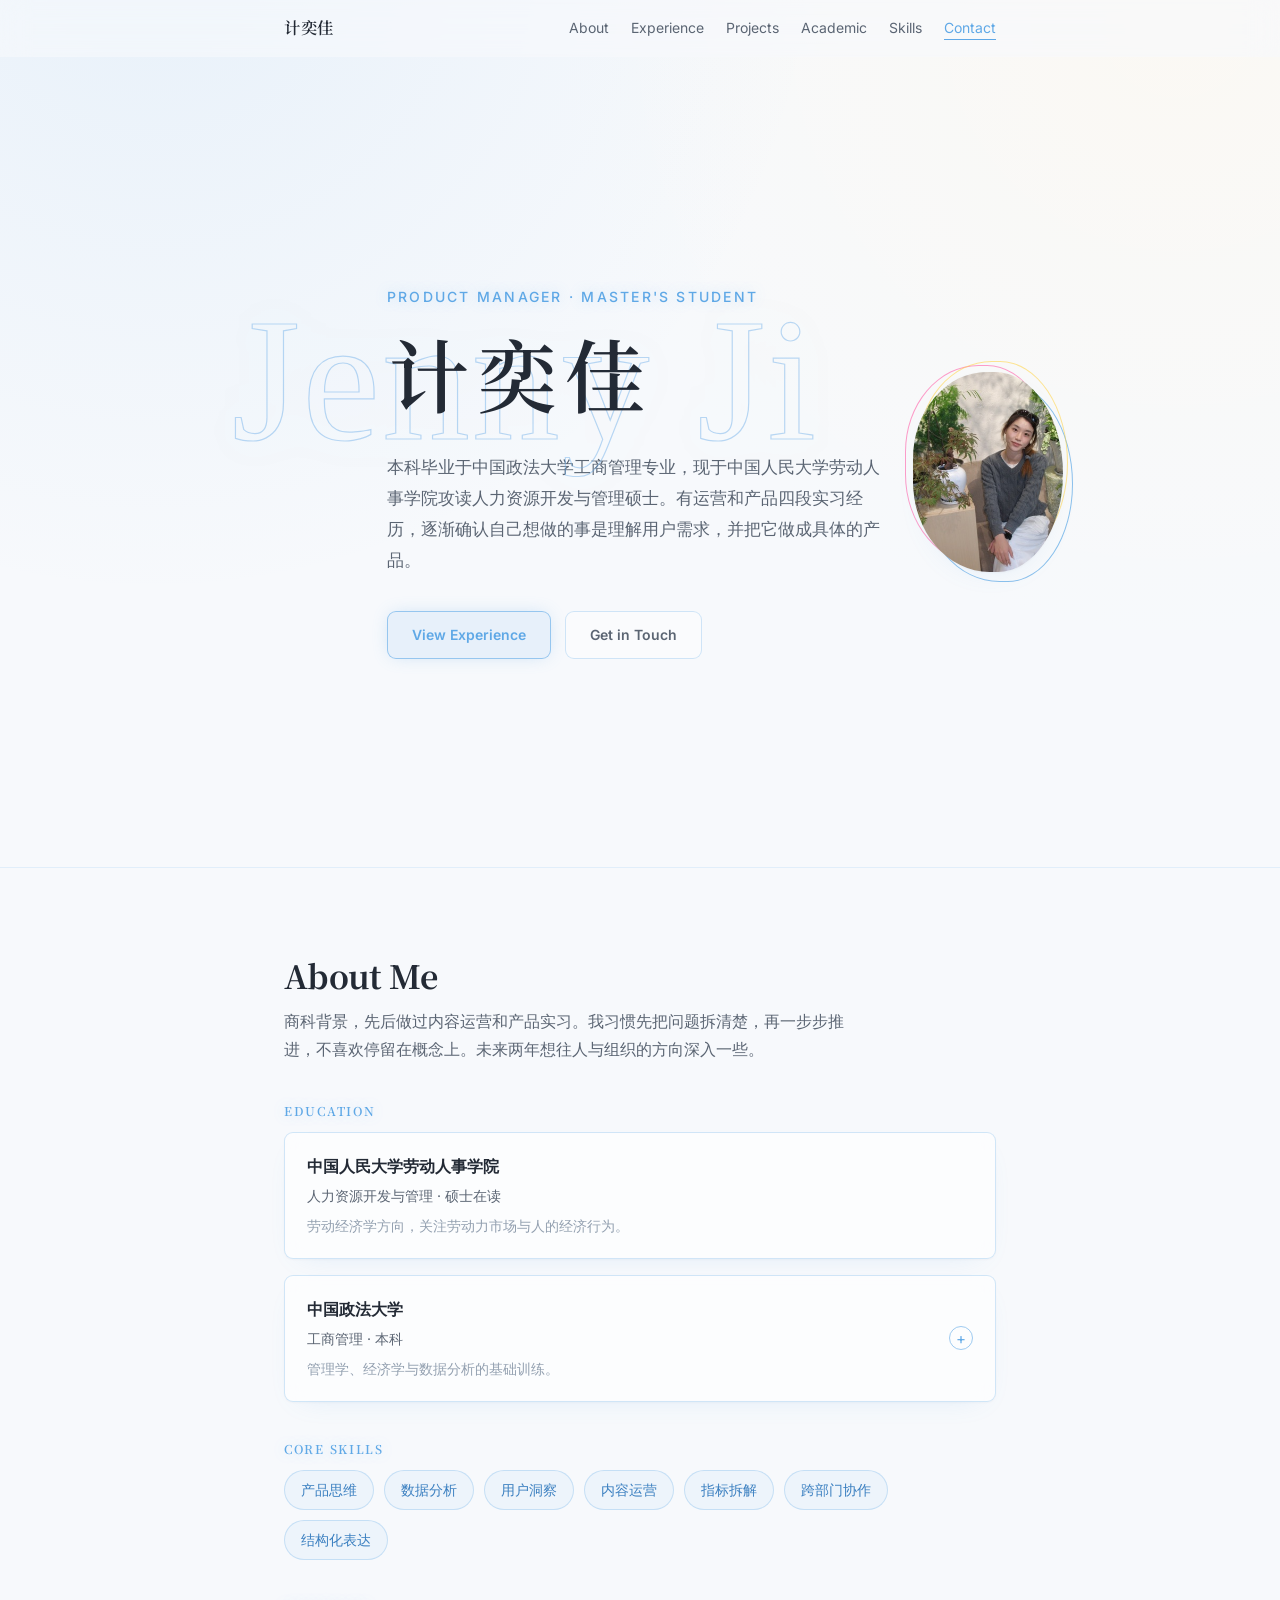
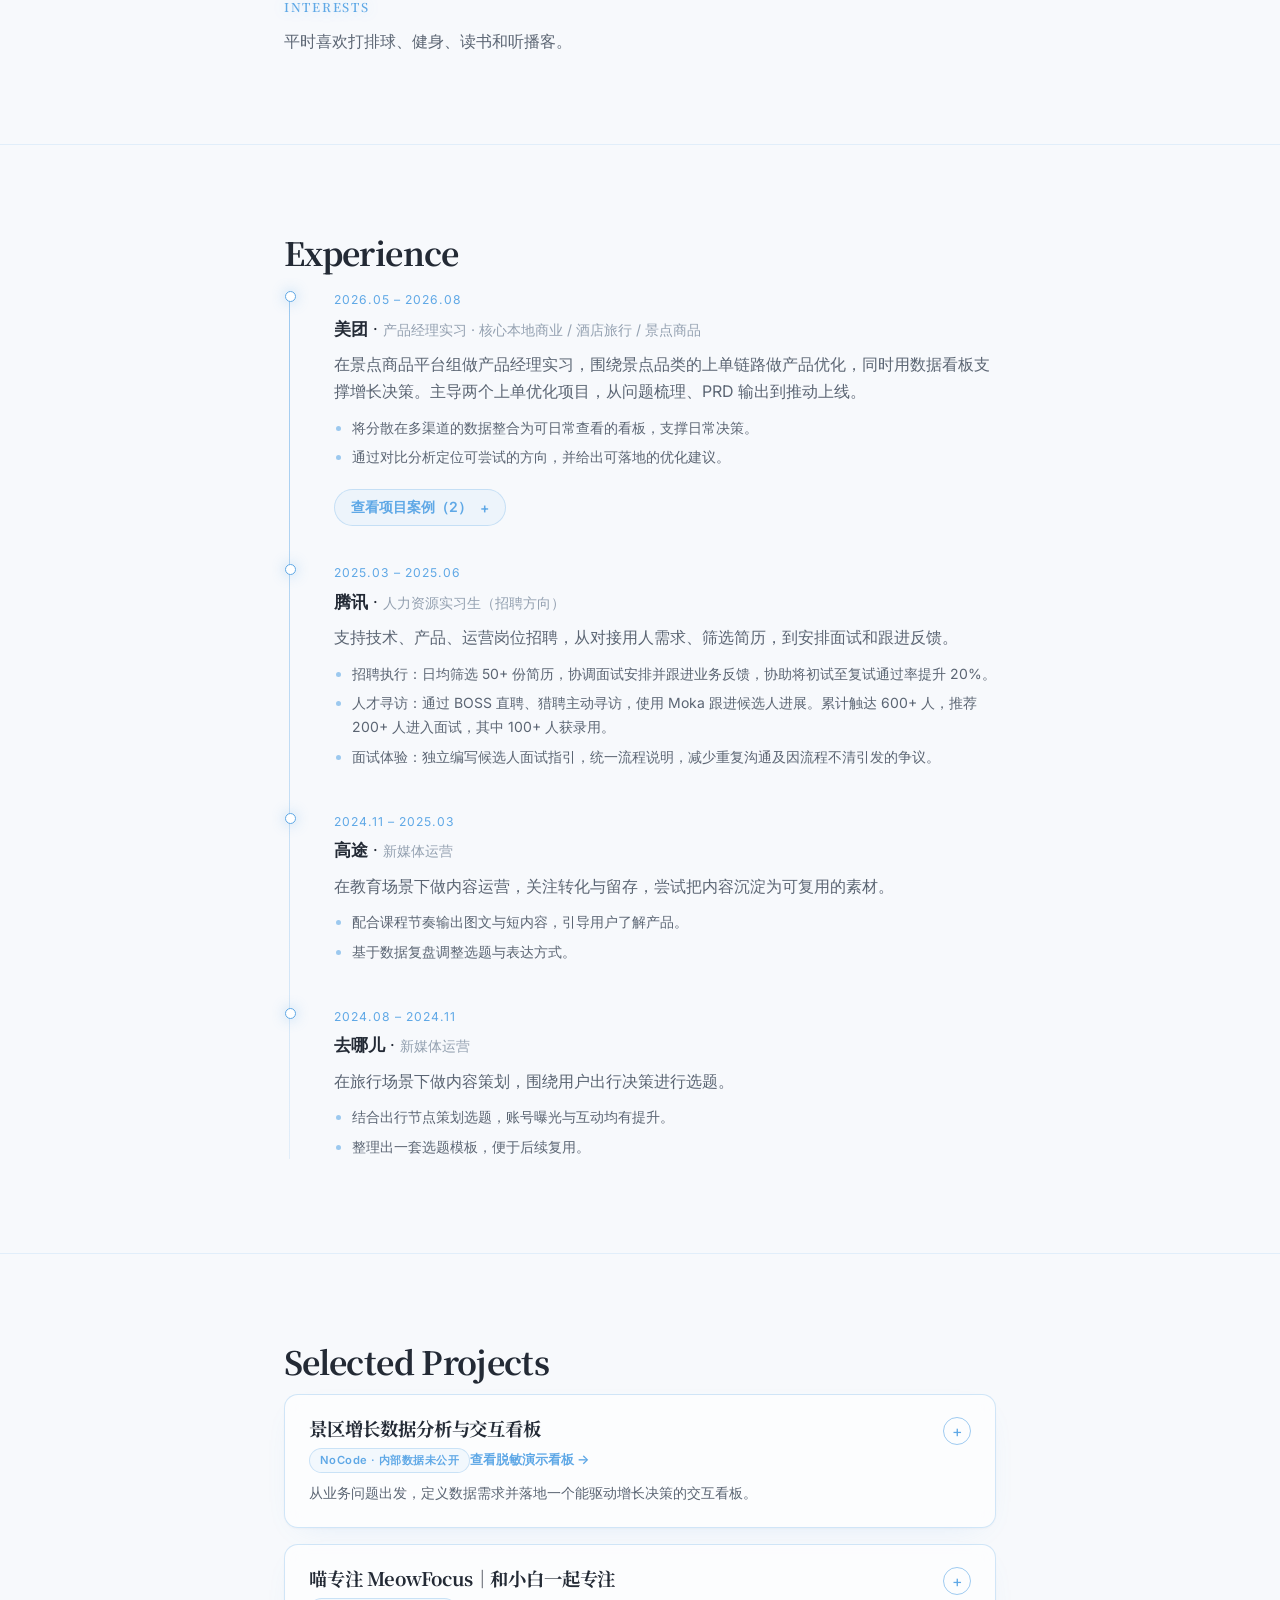
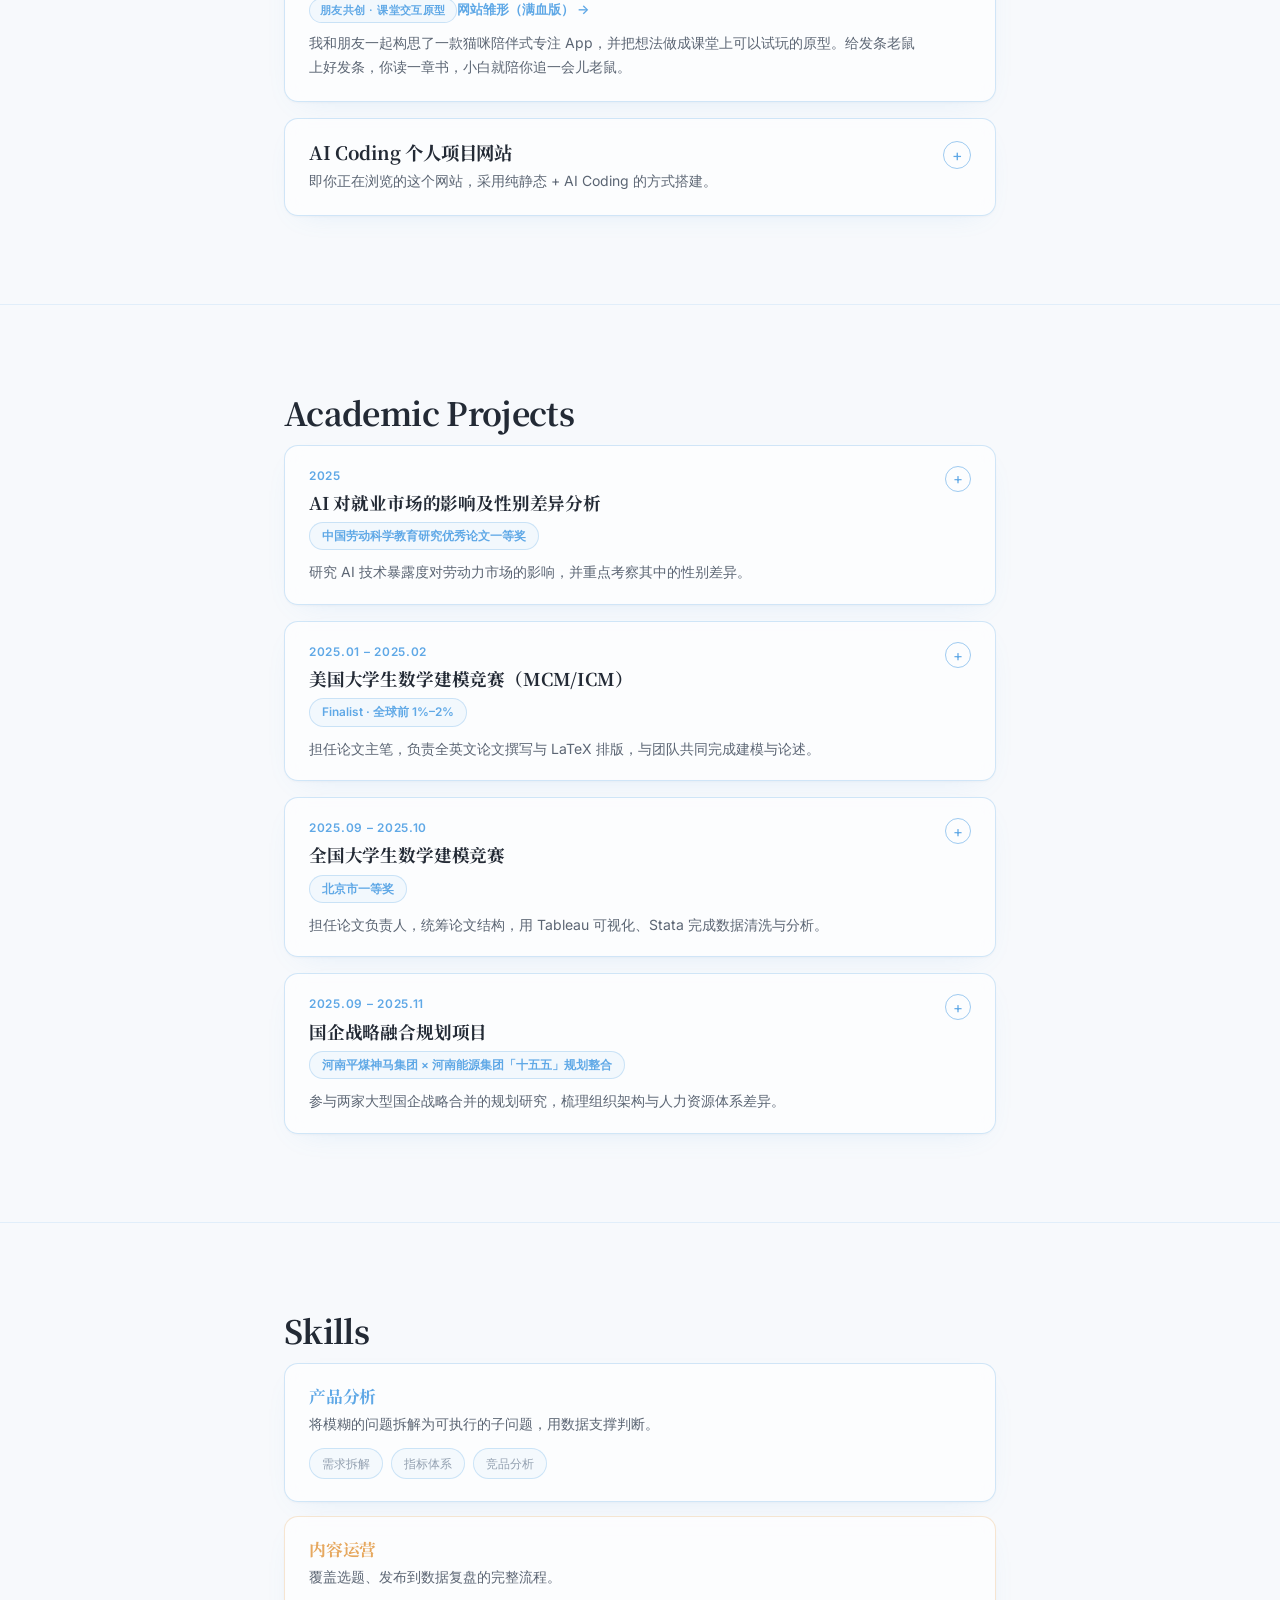
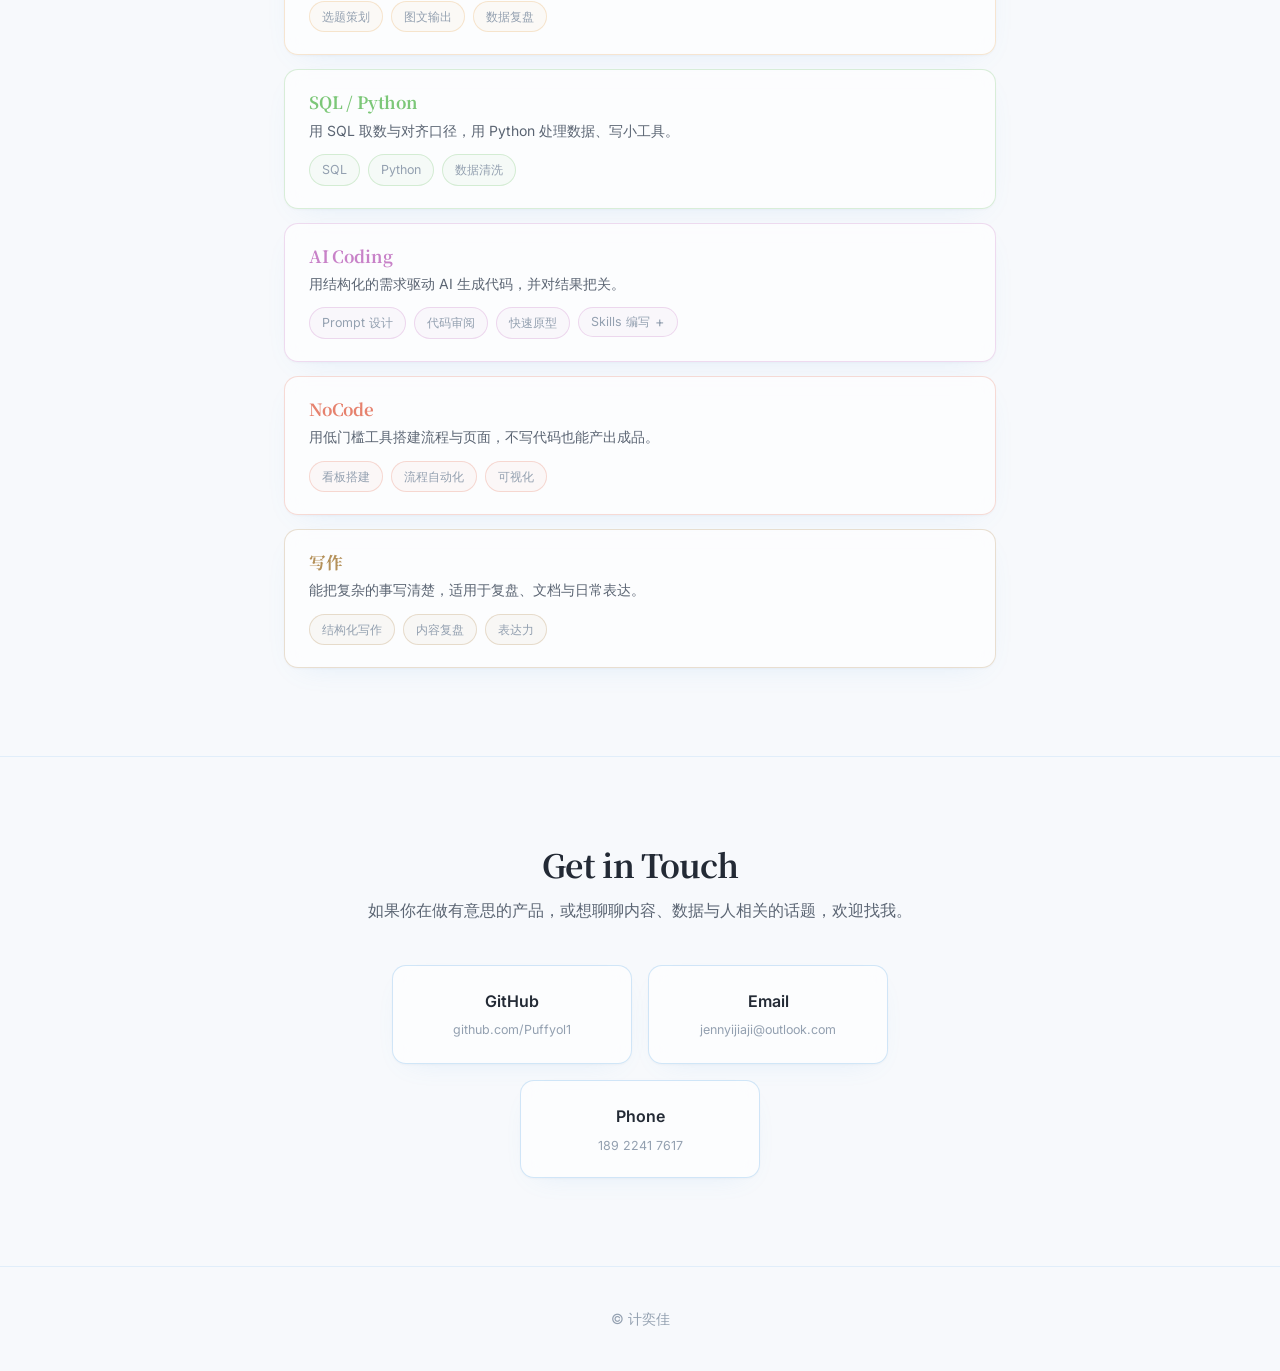
<file: index.html>
<!DOCTYPE html>
<html lang="zh-CN">
  <head>
    <meta charset="UTF-8" />
    <meta name="viewport" content="width=device-width, initial-scale=1.0" />
    <title>计奕佳 · 作品集</title>
    <meta
      name="description"
      content="计奕佳的个人作品集 — 产品经理方向，关注数据、内容与人的交叉点。"
    />
    <link rel="preconnect" href="https://fonts.googleapis.com" />
    <link rel="preconnect" href="https://fonts.gstatic.com" crossorigin />
    <link
      href="https://fonts.googleapis.com/css2?family=Inter:wght@400;500;600;700&family=Noto+Serif+SC:wght@400;500;600;700&display=swap"
      rel="stylesheet"
    />
    <link rel="stylesheet" href="css/style.css" />
  </head>
  <body>
    <!-- 顶部轻量导航 -->
    <header class="site-header" id="top">
      <nav class="nav" aria-label="Main navigation">
        <a class="nav__logo" href="#top">计奕佳</a>
        <ul class="nav__links">
          <li><a href="#about">About</a></li>
          <li><a href="#experience">Experience</a></li>
          <li><a href="#projects">Projects</a></li>
          <li><a href="#academic">Academic</a></li>
          <li><a href="#skills">Skills</a></li>
          <li><a href="#contact">Contact</a></li>
        </ul>
      </nav>
    </header>

    <main>
      <!-- 1. 首屏 Hero -->
      <section class="hero" id="hero" aria-labelledby="hero-name">
        <div class="hero__inner reveal">
          <div class="hero__avatar-wrap">
            <span class="hero__avatar-line hero__avatar-line--1"></span>
            <span class="hero__avatar-line hero__avatar-line--2"></span>
            <span class="hero__avatar-line hero__avatar-line--3"></span>
            <img class="hero__avatar" src="assets/headshot.jpg" alt="计奕佳" loading="lazy" />
          </div>
          <p class="hero__tagline" data-hero="tagline"></p>
          <div class="hero__name-wrap">
            <span class="hero__name-en" aria-hidden="true">Jenny Ji</span>
            <h1 class="hero__name" id="hero-name" data-hero="name"></h1>
          </div>
          <p class="hero__intro" data-hero="intro"></p>
          <div class="hero__cta">
            <a class="btn btn--primary" data-hero="primaryCta"></a>
            <a class="btn btn--ghost" data-hero="secondaryCta"></a>
          </div>
        </div>
      </section>

      <!-- 2. 关于我 -->
      <section class="section" id="about" aria-labelledby="about-heading">
        <div class="container reveal">
          <h2 class="section__heading" id="about-heading" data-about="heading"></h2>
          <p class="section__lead" data-about="lead"></p>

          <h3 class="subheading">Education</h3>
          <ul class="edu" data-about="education"></ul>

          <h3 class="subheading">Core Skills</h3>
          <ul class="tags" data-about="keywords"></ul>

          <h3 class="subheading">Interests</h3>
          <p class="interest" data-about="interests"></p>
        </div>
      </section>

      <!-- 3. 经历时间线 -->
      <section class="section" id="experience" aria-labelledby="exp-heading">
        <div class="container reveal">
          <h2 class="section__heading" id="exp-heading" data-experience="heading"></h2>
          <ul class="timeline" data-experience="items"></ul>
        </div>
      </section>

      <!-- 4. 精选项目 -->
      <section class="section" id="projects" aria-labelledby="proj-heading">
        <div class="container reveal">
          <h2 class="section__heading" id="proj-heading" data-projects="heading"></h2>
          <div class="projects" data-projects="items"></div>
        </div>
      </section>

      <!-- 精选项目之后：学术项目 -->
      <section class="section" id="academic" aria-labelledby="aca-heading">
        <div class="container reveal">
          <h2 class="section__heading" id="aca-heading" data-academic="heading"></h2>
          <div class="academic" data-academic="items"></div>
        </div>
      </section>

      <!-- 5. 技能 -->
      <section class="section" id="skills" aria-labelledby="skills-heading">
        <div class="container reveal">
          <h2 class="section__heading" id="skills-heading" data-skills="heading"></h2>
          <div class="skills" data-skills="groups"></div>
        </div>
      </section>

      <!-- 6. 联系方式 -->
      <section class="section" id="contact" aria-labelledby="contact-heading">
        <div class="container reveal contact">
          <h2 class="section__heading" id="contact-heading" data-contact="heading"></h2>
          <p class="section__lead" data-contact="lead"></p>
          <ul class="channels" data-contact="channels"></ul>
        </div>
      </section>
    </main>

    <footer class="site-footer">
      <div class="container">
        <p data-footer="note"></p>
      </div>
    </footer>

    <script src="data/content.js"></script>
    <script src="js/main.js"></script>
  </body>
</html>
</file>
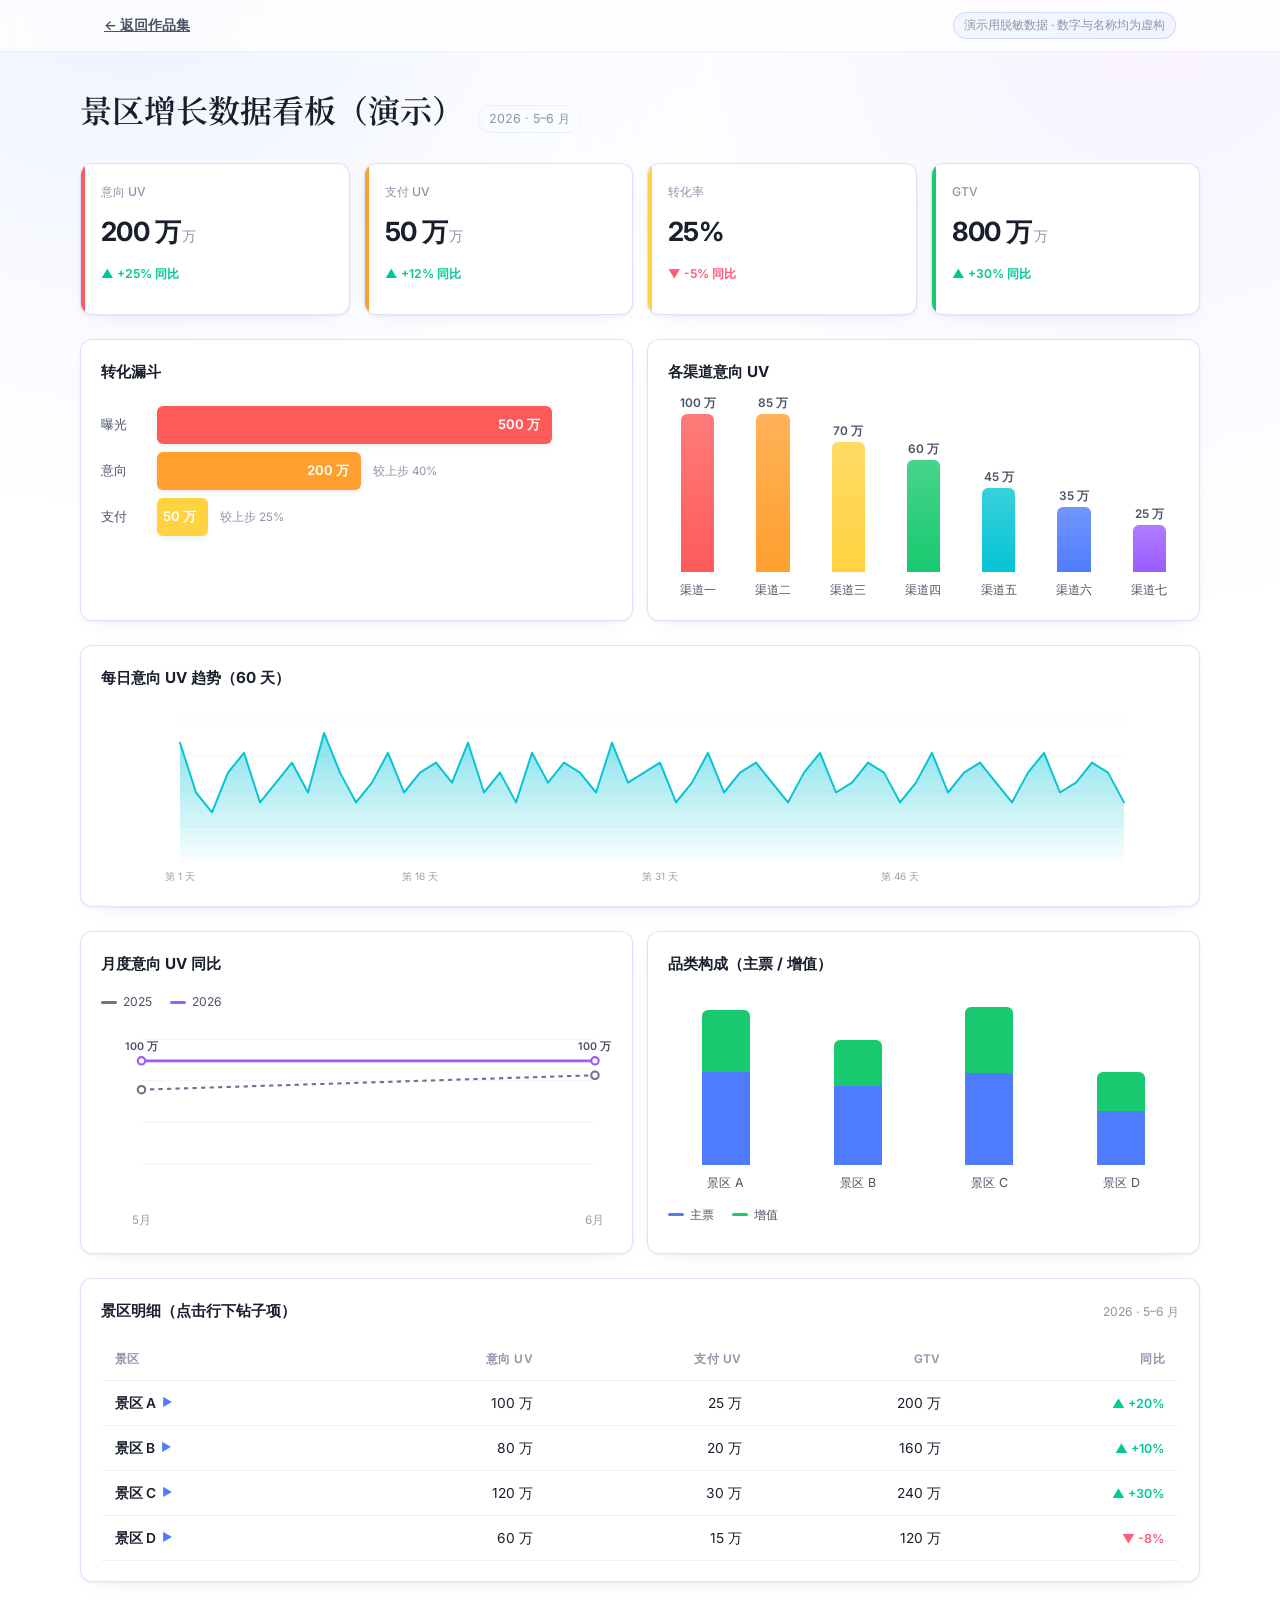
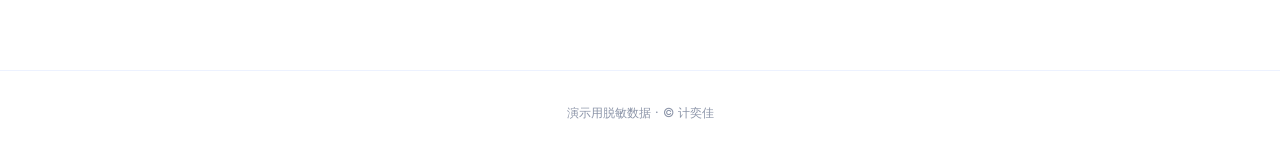
<file: dashboard.html>
<!DOCTYPE html>
<html lang="zh-CN">
  <head>
    <meta charset="UTF-8" />
    <meta name="viewport" content="width=device-width, initial-scale=1.0" />
    <title>景区增长数据看板（演示） · 计奕佳</title>
    <meta
      name="description"
      content="脱敏演示看板 — 展示看板形态与搭建能力，数据均为虚构。"
    />
    <link rel="preconnect" href="https://fonts.googleapis.com" />
    <link rel="preconnect" href="https://fonts.gstatic.com" crossorigin />
    <link
      href="https://fonts.googleapis.com/css2?family=Inter:wght@400;500;600;700&family=Noto+Serif+SC:wght@400;500;600;700&display=swap"
      rel="stylesheet"
    />
    <link rel="stylesheet" href="css/dashboard.css" />
  </head>
  <body>
    <header class="dash-header">
      <div class="dash-header__inner">
        <a class="dash-back" href="index.html#projects">← 返回作品集</a>
        <p class="dash-note" data-dash="note"></p>
      </div>
    </header>

    <main class="dash-main">
      <div class="dash-main__inner">
        <div class="dash-title-row">
          <h1 class="dash-title" data-dash="title"></h1>
          <span class="dash-period" data-dash="period"></span>
        </div>

        <!-- KPI -->
        <section class="kpi-grid" aria-label="核心指标" data-dash="kpi"></section>

        <!-- 漏斗 + 渠道 -->
        <section class="charts">
          <div class="chart-card">
            <h2 class="chart-card__title">转化漏斗</h2>
            <div class="chart-card__body" id="chart-funnel"></div>
          </div>
          <div class="chart-card">
            <h2 class="chart-card__title">各渠道意向 UV</h2>
            <div class="chart-card__body" id="chart-channel"></div>
          </div>
        </section>

        <!-- 每日趋势（全宽）-->
        <section class="chart-card">
          <h2 class="chart-card__title">每日意向 UV 趋势（60 天）</h2>
          <div class="chart-card__body" id="chart-daily"></div>
        </section>

        <!-- 月度同比 + 品类堆叠 -->
        <section class="charts">
          <div class="chart-card">
            <h2 class="chart-card__title">月度意向 UV 同比</h2>
            <div class="chart-card__body" id="chart-trend"></div>
          </div>
          <div class="chart-card">
            <h2 class="chart-card__title">品类构成（主票 / 增值）</h2>
            <div class="chart-card__body" id="chart-category"></div>
          </div>
        </section>

        <!-- 景区表格（可下钻） -->
        <section class="chart-card chart-card--table">
          <div class="chart-card__head">
            <h2 class="chart-card__title">景区明细（点击行下钻子项）</h2>
            <span class="chart-card__hint" data-dash="period"></span>
          </div>
          <div class="chart-card__body" id="scenic-table"></div>
        </section>
      </div>
    </main>

    <footer class="dash-footer">
      <p>演示用脱敏数据 · © 计奕佳</p>
    </footer>

    <script src="data/dashboard-data.js"></script>
    <script src="js/dashboard.js"></script>
  </body>
</html>
</file>
<file: css/style.css>
/* ============================================================
   设计令牌 — 乳白浅底 · 温暖浅蓝荧光描边
   全站用 --neon 一个柔荧光色，以描边 + 柔光定义质感
   ============================================================ */
:root {
  /* 底色：乳白带一点暖蓝 */
  --bg: #f7f9fc;
  --bg-elev: rgba(255, 255, 255, 0.62);
  --bg-elev-solid: #ffffff;
  --bg-soft: rgba(255, 255, 255, 0.4);

  /* 文字 */
  --ink: #232a35;
  --ink-soft: #5b6573;
  --ink-mute: #93a0b0;

  /* 荧光色（温暖浅蓝，柔而非刺眼）及其透明度阶 */
  --neon: #5fa8e6;
  --neon-bright: #7fbdf0;
  --neon-rgb: 95, 168, 230;
  --neon-line: rgba(var(--neon-rgb), 0.28);       /* 静止描边 */
  --neon-line-soft: rgba(var(--neon-rgb), 0.14);   /* 分隔线 */
  --neon-line-strong: rgba(var(--neon-rgb), 0.6);  /* hover 描边 */
  --neon-tint: rgba(var(--neon-rgb), 0.06);        /* 淡填充 */
  --neon-tint-2: rgba(var(--neon-rgb), 0.1);

  /* 描边 / 柔光 */
  --ring: 0 0 0 1px var(--neon-line);
  --glow-sm: 0 0 18px -4px rgba(var(--neon-rgb), 0.32);
  --glow-md: 0 0 0 1px var(--neon-line-strong),
    0 0 30px -8px rgba(var(--neon-rgb), 0.32);
  --glow-text: 0 0 14px rgba(var(--neon-rgb), 0.28);
  --shadow-card: 0 1px 2px rgba(35, 42, 53, 0.03),
    0 10px 30px -18px rgba(var(--neon-rgb), 0.22);

  /* 字体 */
  --font-serif: "Noto Serif SC", "Songti SC", "Source Han Serif SC",
    "SimSun", serif;
  --font-sans: "Inter", -apple-system, BlinkMacSystemFont, "PingFang SC",
    "Hiragino Sans GB", "Microsoft YaHei", "Source Han Sans SC",
    "Helvetica Neue", Arial, sans-serif;
  --font-script: "Snell Roundhand", "Apple Chancery", "Brush Script MT",
    "Lucida Handwriting", "Segoe Script", cursive;

  /* 字号 */
  --fs-hero: clamp(2.8rem, 8vw, 5rem);
  --fs-h2: clamp(1.5rem, 3.2vw, 2rem);
  --fs-h3: 1rem;
  --fs-body: 1rem;
  --fs-small: 0.875rem;

  /* 间距 / 尺寸 */
  --container: 760px;
  --radius: 14px;
  --radius-sm: 9px;
  --ease: cubic-bezier(0.22, 0.61, 0.36, 1);
}

/* ============================================================
   基础
   ============================================================ */
*,
*::before,
*::after {
  box-sizing: border-box;
}

html {
  scroll-behavior: smooth;
  -webkit-text-size-adjust: 100%;
}

body {
  margin: 0;
  background: var(--bg);
  background-image: radial-gradient(
      circle at 12% -8%,
      rgba(var(--neon-rgb), 0.1),
      transparent 45%
    ),
    radial-gradient(circle at 92% 2%, rgba(255, 248, 235, 0.5), transparent 42%);
  background-attachment: fixed;
  color: var(--ink);
  font-family: var(--font-sans);
  font-size: var(--fs-body);
  line-height: 1.7;
  -webkit-font-smoothing: antialiased;
  text-rendering: optimizeLegibility;
}

a {
  color: inherit;
  text-decoration: none;
}

ul {
  list-style: none;
  margin: 0;
  padding: 0;
}

h1,
h2,
h3 {
  font-family: var(--font-serif);
  font-weight: 600;
  line-height: 1.2;
  letter-spacing: 0;
}

::selection {
  background: rgba(var(--neon-rgb), 0.2);
  color: var(--ink);
}

.container {
  width: 100%;
  max-width: var(--container);
  margin: 0 auto;
  padding: 0 24px;
}

/* ============================================================
   顶部导航
   ============================================================ */
.site-header {
  position: sticky;
  top: 0;
  z-index: 50;
  background: rgba(247, 249, 252, 0.62);
  backdrop-filter: blur(14px);
  -webkit-backdrop-filter: blur(14px);
  border-bottom: 1px solid transparent;
  transition: border-color 0.3s var(--ease), background-color 0.3s var(--ease);
}

.site-header.is-scrolled {
  border-bottom-color: var(--neon-line-soft);
  background: rgba(247, 249, 252, 0.82);
}

.nav {
  max-width: var(--container);
  margin: 0 auto;
  padding: 14px 24px;
  display: flex;
  align-items: center;
  justify-content: space-between;
  gap: 16px;
}

.nav__logo {
  font-family: var(--font-serif);
  font-weight: 600;
  font-size: 1.02rem;
  letter-spacing: 0.04em;
  color: var(--ink);
}

.nav__links {
  display: flex;
  gap: 22px;
  font-size: var(--fs-small);
  color: var(--ink-soft);
}

.nav__links a {
  position: relative;
  padding: 4px 0;
  transition: color 0.2s var(--ease);
}

.nav__links a:hover,
.nav__links a.is-active {
  color: var(--neon);
}

.nav__links a::after {
  content: "";
  position: absolute;
  left: 0;
  bottom: 0;
  width: 0;
  height: 1px;
  background: var(--neon);
  box-shadow: var(--glow-sm);
  transition: width 0.25s var(--ease);
}

.nav__links a:hover::after,
.nav__links a.is-active::after {
  width: 100%;
}

/* ============================================================
   首屏 Hero
   ============================================================ */
.hero {
  min-height: 90vh;
  display: flex;
  align-items: center;
  padding: 80px 24px 60px;
}

.hero {
  position: relative;
}

.hero__inner {
  max-width: var(--container);
  margin: 0 auto;
  position: relative;
  z-index: 2;
}

/* 头像：贴在 hero 右侧，竖椭圆，离文字近一些 */
.hero__avatar-wrap {
  position: absolute;
  right: -170px;
  top: 50%;
  transform: translateY(-50%);
  width: 150px;
  height: 200px;
  z-index: 1;
}

.hero__avatar {
  position: relative;
  z-index: 1;
  width: 150px;
  height: 200px;
  /* 不规则圆角，四个角不同 */
  border-radius: 52% 48% 46% 54% / 46% 54% 52% 48%;
  object-fit: cover;
  object-position: center 30%;
  display: block;
  box-shadow: var(--shadow-card);
}

/* 线条交错装饰边框：三条不同色椭圆细线，错位偏移 */
.hero__avatar-line {
  position: absolute;
  inset: 0;
  border-radius: 52% 48% 46% 54% / 46% 54% 52% 48%;
  border: 1.5px solid;
  pointer-events: none;
  z-index: 0;
}

.hero__avatar-line--1 {
  border-color: var(--neon);
  transform: translate(10px, 10px);
  opacity: 0.7;
}

.hero__avatar-line--2 {
  border-color: #ff5fa8;
  transform: translate(-8px, -7px);
  opacity: 0.6;
}

.hero__avatar-line--3 {
  border-color: #ffd23f;
  transform: translate(5px, -11px);
  opacity: 0.55;
}

.hero__tagline {
  margin: 0 0 18px;
  font-size: var(--fs-small);
  font-weight: 500;
  letter-spacing: 0.16em;
  text-transform: uppercase;
  color: var(--neon);
  text-shadow: var(--glow-text);
}

.hero__name-wrap {
  position: relative;
  display: inline-block;
  margin: 0 0 28px;
  padding: 0.16em 0.12em 0.34em;
}

.hero__name-en {
  position: absolute;
  left: 50%;
  top: 56%;
  transform: translate(-50%, -50%);
  font-family: var(--font-script);
  font-weight: 400;
  font-size: clamp(5rem, 16vw, 11rem);
  line-height: 1;
  letter-spacing: 0.01em;
  white-space: nowrap;
  color: transparent;
  -webkit-text-stroke: 1.2px rgba(var(--neon-rgb), 0.42);
  filter: drop-shadow(0 0 24px rgba(var(--neon-rgb), 0.26));
  pointer-events: none;
  user-select: none;
  z-index: 0;
}

.hero__name {
  position: relative;
  z-index: 1;
  margin: 0;
  font-size: var(--fs-hero);
  font-weight: 600;
  line-height: 1.1;
  letter-spacing: 0.1em;
  color: var(--ink);
  padding-right: 0.1em;
}

.hero__intro {
  margin: 0 0 36px;
  max-width: 46ch;
  font-size: 1.08rem;
  color: var(--ink-soft);
  line-height: 1.8;
}

.hero__cta {
  display: flex;
  flex-wrap: wrap;
  gap: 14px;
}

/* ============================================================
   按钮 — 荧光描边
   ============================================================ */
.btn {
  display: inline-flex;
  align-items: center;
  justify-content: center;
  padding: 11px 24px;
  border-radius: var(--radius-sm);
  font-size: var(--fs-small);
  font-weight: 600;
  letter-spacing: 0;
  transition: transform 0.18s var(--ease), color 0.18s var(--ease),
    border-color 0.18s var(--ease), background-color 0.18s var(--ease),
    box-shadow 0.2s var(--ease);
  cursor: pointer;
}

.btn--primary {
  background: var(--neon-tint-2);
  color: var(--neon);
  border: 1px solid var(--neon-line-strong);
  box-shadow: var(--glow-sm);
}

.btn--primary:hover {
  background: rgba(var(--neon-rgb), 0.16);
  color: #2f6fb0;
  border-color: var(--neon);
  transform: translateY(-1px);
  box-shadow: var(--glow-md);
}

.btn--primary:focus-visible {
  outline: none;
  box-shadow: 0 0 0 3px rgba(var(--neon-rgb), 0.22), var(--glow-sm);
}

.btn--ghost {
  background: var(--bg-soft);
  color: var(--ink-soft);
  border: 1px solid var(--neon-line);
}

.btn--ghost:hover {
  color: var(--neon);
  border-color: var(--neon-line-strong);
  background: var(--neon-tint);
  transform: translateY(-1px);
  box-shadow: var(--glow-sm);
}

.btn--ghost:focus-visible {
  outline: none;
  box-shadow: 0 0 0 3px rgba(var(--neon-rgb), 0.2);
}

/* ============================================================
   通用 section
   ============================================================ */
.section {
  padding: 88px 0;
  border-top: 1px solid var(--neon-line-soft);
  scroll-margin-top: 72px;
}

.section__heading {
  margin: 0 0 14px;
  font-size: var(--fs-h2);
  font-weight: 700;
  letter-spacing: -0.02em;
  color: var(--ink);
}

.section__lead {
  margin: 0 0 40px;
  max-width: 56ch;
  color: var(--ink-soft);
  font-size: 1.02rem;
}

.subheading {
  margin: 40px 0 14px;
  font-size: 0.76rem;
  color: var(--neon);
  font-weight: 600;
  letter-spacing: 0.14em;
  text-transform: uppercase;
  text-shadow: var(--glow-text);
}

.subheading:first-of-type {
  margin-top: 8px;
}

/* ============================================================
   关于我
   ============================================================ */
.edu {
  display: grid;
  gap: 16px;
  list-style: none;
  margin: 0;
  padding: 0;
}

.edu-item {
  padding: 0;
  background: var(--bg-elev);
  backdrop-filter: blur(10px);
  -webkit-backdrop-filter: blur(10px);
  border: 1px solid var(--neon-line);
  border-radius: var(--radius-sm);
  box-shadow: var(--shadow-card);
  overflow: hidden;
  transition: border-color 0.25s var(--ease), box-shadow 0.25s var(--ease);
}

.edu-item.is-open,
.edu-item:hover {
  border-color: var(--neon-line-strong);
  box-shadow: var(--shadow-card), var(--glow-sm);
}

.edu-head {
  width: 100%;
  display: flex;
  align-items: center;
  justify-content: space-between;
  gap: 14px;
  padding: 20px 22px;
  background: transparent;
  border: none;
  text-align: left;
  cursor: pointer;
  font: inherit;
  color: inherit;
}

.edu-head--plain {
  cursor: default;
}

.edu-head__main {
  display: flex;
  flex-direction: column;
}

.edu-caret {
  flex-shrink: 0;
  width: 24px;
  height: 24px;
  display: grid;
  place-items: center;
  border-radius: 50%;
  border: 1px solid var(--neon-line-strong);
  color: var(--neon);
  font-size: 0.95rem;
  line-height: 1;
  transition: transform 0.3s var(--ease);
}

.edu-item.is-open .edu-caret {
  transform: rotate(45deg);
  border-color: var(--neon);
}

.edu-detail {
  max-height: 0;
  overflow: hidden;
  transition: max-height 0.4s var(--ease);
}

.edu-detail.is-open {
  /* 展开后由 JS 设 maxHeight */
}

.edu-detail__inner {
  padding: 4px 22px 22px;
  border-top: 1px solid var(--neon-line-soft);
}

.edu-gpa {
  display: flex;
  align-items: baseline;
  gap: 10px;
  margin: 16px 0 0;
}

.edu-gpa__label {
  font-size: 0.74rem;
  color: var(--ink-mute);
  font-weight: 600;
  letter-spacing: 0.08em;
  text-transform: uppercase;
}

.edu-gpa__val {
  font-size: 1.5rem;
  font-weight: 700;
  color: var(--ink);
  letter-spacing: -0.01em;
}

.edu-courses__heading {
  margin: 18px 0 12px;
  font-size: 0.78rem;
  color: var(--ink-mute);
  font-weight: 700;
  letter-spacing: 0.06em;
}

.edu-courses {
  display: grid;
  gap: 14px;
  padding-left: 14px;
  border-left: 2px solid var(--neon-line-soft);
}

.edu-courses__group {
  position: relative;
}

.edu-courses__label {
  margin: 0 0 8px;
  font-size: 0.74rem;
  color: var(--neon);
  font-weight: 600;
  letter-spacing: 0.08em;
  text-transform: uppercase;
}

.edu .school {
  font-weight: 600;
  color: var(--ink);
  margin: 0 0 4px;
}

.edu .degree {
  color: var(--ink-soft);
  font-size: var(--fs-small);
  margin: 0 0 6px;
}

.edu .note {
  color: var(--ink-mute);
  font-size: var(--fs-small);
  margin: 0;
}

.tags {
  display: flex;
  flex-wrap: wrap;
  gap: 10px;
}

.tags li {
  padding: 7px 16px;
  background: var(--neon-tint);
  color: #3a7fc0;
  border: 1px solid var(--neon-line);
  border-radius: 999px;
  font-size: var(--fs-small);
  font-weight: 500;
  transition: border-color 0.2s var(--ease), box-shadow 0.2s var(--ease);
}

.tags li:hover {
  border-color: var(--neon-line-strong);
  box-shadow: var(--glow-sm);
}

.interest {
  color: var(--ink-soft);
  margin: 0;
}

/* ============================================================
   经历时间线
   ============================================================ */
.timeline {
  position: relative;
  margin: 8px 0 0;
  padding-left: 28px;
}

.timeline::before {
  content: "";
  position: absolute;
  left: 5px;
  top: 6px;
  bottom: 6px;
  width: 1px;
  background: linear-gradient(
    to bottom,
    var(--neon-line-strong),
    var(--neon-line-soft)
  );
}

.timeline li {
  position: relative;
  padding: 0 0 32px 22px;
}

.timeline li:last-child {
  padding-bottom: 0;
}

.timeline li::before {
  content: "";
  position: absolute;
  left: -27px;
  top: 6px;
  width: 11px;
  height: 11px;
  border-radius: 50%;
  background: var(--bg-elev-solid);
  border: 1.5px solid var(--neon);
  box-shadow: 0 0 14px rgba(var(--neon-rgb), 0.45);
}

.timeline .period {
  display: inline-block;
  font-size: 0.76rem;
  letter-spacing: 0.08em;
  color: var(--neon);
  margin-bottom: 4px;
}

.timeline .role-line {
  margin: 0 0 8px;
  font-size: 1.05rem;
}

.timeline .company {
  font-weight: 700;
  color: var(--ink);
}

.timeline .role {
  color: var(--ink-mute);
  font-size: var(--fs-small);
}

.timeline .summary {
  margin: 0 0 10px;
  color: var(--ink-soft);
}

.timeline .points {
  padding-left: 18px;
  list-style: disc;
  color: var(--ink-soft);
  font-size: var(--fs-small);
}

.timeline .points li {
  padding: 0 0 6px 0;
}

.timeline .points li::before {
  content: none;
}

.timeline .points li::marker {
  color: var(--neon-line-strong);
}

/* 经历条目内的可展开项目案例 */
.exp-cases {
  margin-top: 14px;
}

.exp-cases__toggle {
  display: inline-flex;
  align-items: center;
  gap: 8px;
  padding: 8px 16px;
  font-size: var(--fs-small);
  font-weight: 600;
  color: var(--neon);
  background: var(--neon-tint);
  border: 1px solid var(--neon-line);
  border-radius: 999px;
  cursor: pointer;
  font-family: inherit;
  transition: border-color 0.2s var(--ease), box-shadow 0.2s var(--ease);
}

.exp-cases__toggle:hover {
  border-color: var(--neon-line-strong);
  box-shadow: var(--glow-sm);
}

.exp-cases__caret {
  display: inline-block;
  transition: transform 0.3s var(--ease);
}

.exp-cases__toggle[aria-expanded="true"] .exp-cases__caret {
  transform: rotate(45deg);
}

.exp-cases__body {
  max-height: 0;
  overflow: hidden;
  transition: max-height 0.4s var(--ease);
}

.exp-cases__inner {
  padding-top: 14px;
  display: grid;
  gap: 12px;
}

.exp-case {
  padding: 16px 18px;
  background: var(--bg-elev);
  border: 1px solid var(--neon-line);
  border-radius: var(--radius-sm);
}

.exp-case__title {
  margin: 0 0 12px;
  font-size: 0.98rem;
  font-weight: 700;
  color: var(--ink);
  padding-left: 8px;
  border-left: 3px solid var(--neon);
}

.exp-case__body dt {
  margin: 12px 0 4px;
  font-size: 0.72rem;
  letter-spacing: 0.1em;
  text-transform: uppercase;
  color: var(--neon);
  font-weight: 600;
}

.exp-case__body dt:first-child {
  margin-top: 0;
}

.exp-case__body dd {
  margin: 0;
  color: var(--ink-soft);
  font-size: var(--fs-small);
}

@media (max-width: 640px) {
  .exp-case {
    padding: 14px 14px;
  }
}
.projects {
  display: grid;
  gap: 16px;
}

.project-card {
  background: var(--bg-elev);
  backdrop-filter: blur(10px);
  -webkit-backdrop-filter: blur(10px);
  border: 1px solid var(--neon-line);
  border-radius: var(--radius);
  overflow: hidden;
  box-shadow: var(--shadow-card);
  transition: border-color 0.25s var(--ease), box-shadow 0.25s var(--ease),
    transform 0.25s var(--ease);
}

.project-card:hover {
  border-color: var(--neon-line-strong);
  box-shadow: var(--shadow-card), var(--glow-sm);
  transform: translateY(-2px);
}

.project-card__head {
  width: 100%;
  display: flex;
  align-items: flex-start;
  justify-content: space-between;
  gap: 16px;
  padding: 22px 24px;
  background: transparent;
  border: none;
  text-align: left;
  cursor: pointer;
  font: inherit;
  color: inherit;
}

.project-card__titles {
  flex: 1;
}

.project-card__title {
  margin: 0 0 6px;
  font-size: 1.15rem;
  font-weight: 700;
  letter-spacing: -0.01em;
  color: var(--ink);
}

.project-card__note {
  display: inline-block;
  margin: 0 0 8px;
  padding: 2px 10px;
  font-size: 0.7rem;
  font-weight: 600;
  letter-spacing: 0.04em;
  color: var(--neon);
  background: var(--neon-tint);
  border: 1px solid var(--neon-line);
  border-radius: 999px;
}

.project-card__demo {
  display: inline-block;
  margin: 0 0 10px;
  font-size: 0.82rem;
  font-weight: 600;
  color: var(--neon);
  transition: color 0.18s var(--ease), text-shadow 0.18s var(--ease);
}

.project-card__demo:hover {
  color: var(--ink);
}

.project-card__summary {
  margin: 0;
  color: var(--ink-soft);
  font-size: var(--fs-small);
}

.project-card__icon {
  flex-shrink: 0;
  width: 28px;
  height: 28px;
  display: grid;
  place-items: center;
  border-radius: 50%;
  background: transparent;
  border: 1px solid var(--neon-line-strong);
  color: var(--neon);
  font-size: 1rem;
  line-height: 1;
  transition: transform 0.3s var(--ease), box-shadow 0.3s var(--ease),
    border-color 0.3s var(--ease);
}

.project-card__head:hover .project-card__icon {
  border-color: var(--neon);
  box-shadow: var(--glow-sm);
}

.project-card[aria-expanded="true"] .project-card__icon {
  transform: rotate(45deg);
  border-color: var(--neon);
  box-shadow: var(--glow-sm);
}

.project-card__body {
  max-height: 0;
  overflow: hidden;
  transition: max-height 0.4s var(--ease);
}

.project-card__body-inner {
  padding: 0 24px 24px;
  border-top: 1px solid var(--neon-line-soft);
  margin-top: 0;
}

.project-card__body-inner dt {
  margin: 18px 0 6px;
  font-size: 0.74rem;
  letter-spacing: 0.1em;
  text-transform: uppercase;
  color: var(--neon);
  font-weight: 600;
}

.project-card__body-inner dd {
  margin: 0;
  color: var(--ink-soft);
}

/* ============================================================
   学术项目
   ============================================================ */
.academic {
  display: grid;
  gap: 16px;
}

.academic-card {
  background: var(--bg-elev);
  backdrop-filter: blur(10px);
  -webkit-backdrop-filter: blur(10px);
  border: 1px solid var(--neon-line);
  border-radius: var(--radius);
  overflow: hidden;
  box-shadow: var(--shadow-card);
  transition: border-color 0.25s var(--ease), box-shadow 0.25s var(--ease),
    transform 0.25s var(--ease);
}

.academic-card:hover {
  border-color: var(--neon-line-strong);
  box-shadow: var(--shadow-card), var(--glow-sm);
  transform: translateY(-2px);
}

.academic-card__head {
  width: 100%;
  display: flex;
  align-items: flex-start;
  justify-content: space-between;
  gap: 16px;
  padding: 20px 24px;
  background: transparent;
  border: none;
  text-align: left;
  cursor: pointer;
  font: inherit;
  color: inherit;
}

.academic-card__titles {
  flex: 1;
}

.academic-card__period {
  margin: 0 0 6px;
  font-size: 0.74rem;
  letter-spacing: 0.06em;
  color: var(--neon);
  font-weight: 600;
}

.academic-card__title {
  margin: 0 0 8px;
  font-size: 1.1rem;
  font-weight: 700;
  letter-spacing: -0.01em;
  color: var(--ink);
}

.academic-card__honor {
  display: inline-block;
  margin: 0 0 10px;
  padding: 3px 12px;
  font-size: 0.74rem;
  font-weight: 600;
  color: var(--neon);
  background: var(--neon-tint);
  border: 1px solid var(--neon-line);
  border-radius: 999px;
}

.academic-card__summary {
  margin: 0;
  color: var(--ink-soft);
  font-size: var(--fs-small);
}

.academic-card__icon {
  flex-shrink: 0;
  width: 26px;
  height: 26px;
  display: grid;
  place-items: center;
  border-radius: 50%;
  background: transparent;
  border: 1px solid var(--neon-line-strong);
  color: var(--neon);
  font-size: 0.95rem;
  line-height: 1;
  transition: transform 0.3s var(--ease), box-shadow 0.3s var(--ease),
    border-color 0.3s var(--ease);
}

.academic-card__head:hover .academic-card__icon {
  border-color: var(--neon);
  box-shadow: var(--glow-sm);
}

.academic-card[aria-expanded="true"] .academic-card__icon {
  transform: rotate(45deg);
  border-color: var(--neon);
  box-shadow: var(--glow-sm);
}

.academic-card__body {
  max-height: 0;
  overflow: hidden;
  transition: max-height 0.4s var(--ease);
}

.academic-card__body-inner {
  padding: 0 24px 22px;
  border-top: 1px solid var(--neon-line-soft);
}

.academic-card__body-inner dt {
  margin: 16px 0 6px;
  font-size: 0.72rem;
  letter-spacing: 0.1em;
  text-transform: uppercase;
  color: var(--neon);
  font-weight: 600;
}

.academic-card__body-inner dd {
  margin: 0;
  color: var(--ink-soft);
}

/* ============================================================
   技能
   ============================================================ */
.skills {
  display: grid;
  gap: 14px;
}

.skill {
  --s: var(--neon-rgb);          /* 每张卡片各自的荧光色 RGB */
  padding: 22px 24px;
  background: var(--bg-elev);
  backdrop-filter: blur(10px);
  -webkit-backdrop-filter: blur(10px);
  border: 1px solid rgba(var(--s), 0.28);
  border-radius: var(--radius);
  box-shadow: var(--shadow-card);
  transition: box-shadow 0.25s var(--ease), transform 0.25s var(--ease),
    border-color 0.25s var(--ease);
}

.skill:hover {
  border-color: rgba(var(--s), 0.6);
  box-shadow: var(--shadow-card), 0 0 22px -6px rgba(var(--s), 0.4);
  transform: translateY(-2px);
}

.skill__name {
  margin: 0 0 6px;
  font-size: 1.05rem;
  font-weight: 700;
  letter-spacing: -0.01em;
  color: rgb(var(--s));
}

/* 每张卡片各自一个暖系 / 柔荧光色 */
.skill:nth-child(1) { --s: 95, 168, 230; }   /* 产品分析 — 浅蓝（主色） */
.skill:nth-child(2) { --s: 230, 168, 95; }   /* 内容运营 — 暖琥珀 */
.skill:nth-child(3) { --s: 124, 199, 120; }  /* SQL/Python — 柔绿 */
.skill:nth-child(4) { --s: 200, 130, 200; }  /* AI Coding — 柔紫 */
.skill:nth-child(5) { --s: 230, 130, 110; }  /* NoCode — 暖珊瑚 */
.skill:nth-child(6) { --s: 180, 145, 90; }   /* 写作 — 暖棕金 */

.skill__desc {
  margin: 0 0 12px;
  color: var(--ink-soft);
  font-size: var(--fs-small);
}

.skill__tags {
  display: flex;
  flex-wrap: wrap;
  gap: 8px;
}

.skill__tags li {
  padding: 4px 12px;
  border: 1px solid rgba(var(--s), 0.28);
  border-radius: 999px;
  font-size: 0.78rem;
  color: var(--ink-mute);
  background: rgba(var(--s), 0.05);
}

/* 含可展开按钮的 li：去掉自身 pill，让 button 承担外观，保持一致 */
.skill__tags li:has(.skill__tag-btn),
.skill__tags .skill__tag-li {
  padding: 0;
  border: none;
  background: none;
}

/* Skill 可展开标签（点标签展开详情）—— 外观与普通 li 一致 */
.skill__tag-btn {
  display: inline-flex;
  align-items: center;
  gap: 5px;
  padding: 4px 12px;
  font-size: 0.78rem;
  font-weight: 400;
  font-family: inherit;
  line-height: 1.6;
  color: var(--ink-mute);
  background: rgba(var(--s), 0.05);
  border: 1px solid rgba(var(--s), 0.28);
  border-radius: 999px;
  cursor: pointer;
  transition: color 0.2s var(--ease), border-color 0.2s var(--ease),
    box-shadow 0.2s var(--ease);
}

.skill__tag-btn:hover,
.skill__tag-btn[aria-expanded="true"] {
  color: rgb(var(--s));
  border-color: rgba(var(--s), 0.55);
  box-shadow: 0 0 14px -4px rgba(var(--s), 0.4);
}

.skill__caret {
  display: inline-block;
  font-size: 0.9rem;
  line-height: 1;
  transition: transform 0.3s var(--ease);
}

.skill__tag-btn[aria-expanded="true"] .skill__caret {
  transform: rotate(45deg);
}

.skill__detail {
  max-height: 0;
  overflow: hidden;
  transition: max-height 0.4s var(--ease);
}

.skill__detail-text {
  margin: 14px 0 0;
  padding: 14px 16px;
  font-size: var(--fs-small);
  color: var(--ink-soft);
  background: rgba(var(--s), 0.04);
  border-left: 2px solid rgba(var(--s), 0.4);
  border-radius: 0 8px 8px 0;
  line-height: 1.75;
}

/* ============================================================
   联系方式
   ============================================================ */
.contact {
  text-align: center;
}

.contact .section__heading,
.contact .section__lead {
  margin-left: auto;
  margin-right: auto;
}

.channels {
  display: flex;
  flex-wrap: wrap;
  justify-content: center;
  gap: 16px;
  margin-top: 16px;
}

/* 只有一个渠道时，让它更突出 */
.channels a:only-child {
  min-width: 240px;
  padding: 22px 32px;
  font-size: 1.05rem;
}

.channels a {
  display: inline-block;
  min-width: 140px;
  padding: 18px 24px;
  background: var(--bg-elev);
  backdrop-filter: blur(10px);
  -webkit-backdrop-filter: blur(10px);
  border: 1px solid var(--neon-line);
  border-radius: var(--radius);
  text-align: center;
  box-shadow: var(--shadow-card);
  transition: border-color 0.2s var(--ease), transform 0.2s var(--ease),
    color 0.2s var(--ease), box-shadow 0.25s var(--ease);
}

.channels a:hover {
  border-color: var(--neon);
  transform: translateY(-2px);
  color: var(--neon);
  box-shadow: var(--shadow-card), var(--glow-sm);
}

.channels .label {
  display: block;
  font-weight: 600;
  font-size: 1rem;
  margin-bottom: 4px;
}

.channels .hint {
  display: block;
  color: var(--ink-mute);
  font-size: 0.78rem;
}

/* ============================================================
   页脚
   ============================================================ */
.site-footer {
  padding: 40px 0;
  border-top: 1px solid var(--neon-line-soft);
  text-align: center;
}

.site-footer p {
  margin: 0;
  color: var(--ink-mute);
  font-size: var(--fs-small);
  font-weight: 400;
}

/* ============================================================
   滚动淡入
   ============================================================ */
.reveal {
  opacity: 0;
  transform: translateY(16px);
  transition: opacity 0.6s var(--ease), transform 0.6s var(--ease);
}

.reveal.is-visible {
  opacity: 1;
  transform: none;
}

/* ============================================================
   backdrop 降级：不支持 blur 时用实色白底
   ============================================================ */
@supports not ((backdrop-filter: blur(1px)) or (-webkit-backdrop-filter: blur(1px))) {
  .edu li,
  .project-card,
  .skill,
  .channels a,
  .site-header {
    background: var(--bg-elev-solid);
  }
}

/* ============================================================
   响应式
   ============================================================ */
@media (max-width: 640px) {
  .nav {
    padding: 10px 16px;
    flex-wrap: wrap;
    justify-content: center;
    row-gap: 6px;
  }
  .nav__logo {
    width: 100%;
    text-align: center;
  }
  .nav__links {
    flex-wrap: wrap;
    justify-content: center;
    gap: 4px 14px;
    font-size: 0.76rem;
  }
  .section {
    padding: 64px 0;
  }
  .container {
    padding: 0 20px;
  }
  .hero {
    min-height: 80vh;
    padding: 60px 20px 48px;
  }
  .hero__avatar,
  .hero__avatar-wrap {
    width: 64px;
    height: 84px;
  }
  .hero__avatar-wrap {
    right: 8px;
    top: 12px;
    transform: none;
  }
  .hero__avatar,
  .hero__avatar-line {
    border-radius: 52% 48% 46% 54% / 46% 54% 52% 48%;
  }
  .hero__avatar-line--1 { transform: translate(5px, 5px); }
  .hero__avatar-line--2 { transform: translate(-4px, -3px); }
  .hero__avatar-line--3 { transform: translate(3px, -5px); }
  .hero__name-en {
    font-size: clamp(3rem, 22vw, 5.5rem);
    -webkit-text-stroke-width: 1px;
  }
  .hero__name-wrap {
    width: 100%;
    display: block;
    text-align: center;
  }
  .hero__name {
    text-align: center;
  }
  .hero__cta {
    flex-direction: column;
    align-items: stretch;
  }
  .btn {
    width: 100%;
  }
  .channels a {
    min-width: 0;
    flex: 1 1 100%;
  }
}

/* ============================================================
   无障碍：尊重 reduced-motion
   ============================================================ */
@media (prefers-reduced-motion: reduce) {
  html {
    scroll-behavior: auto;
  }
  .reveal {
    opacity: 1;
    transform: none;
    transition: none;
  }
  .project-card__body {
    transition: none;
  }
  .btn,
  .channels a,
  .project-card__icon {
    transition: none;
  }
}
</file>
<file: css/dashboard.css>
/* ============================================================
   看板样式 — 干净浅底 + 鲜亮多彩图表
   ============================================================ */
:root {
  --bg: #ffffff;
  --bg-elev: #ffffff;
  --bg-soft: #f5f6fa;
  --ink: #1a1f2e;
  --ink-soft: #4a5366;
  --ink-mute: #8b94a8;
  --neon: #4f7cff;
  --neon-rgb: 79, 124, 255;
  --neon-line: rgba(var(--neon-rgb), 0.22);
  --neon-line-soft: rgba(var(--neon-rgb), 0.1);
  --neon-tint: rgba(var(--neon-rgb), 0.06);
  --shadow-card: 0 1px 3px rgba(26, 31, 46, 0.06),
    0 8px 24px -14px rgba(26, 31, 46, 0.12);
  --font-sans: "Inter", -apple-system, BlinkMacSystemFont, "PingFang SC",
    "Hiragino Sans GB", "Microsoft YaHei", sans-serif;
  --font-serif: "Noto Serif SC", "Songti SC", serif;
  --ease: cubic-bezier(0.22, 0.61, 0.36, 1);
  --c-up: #00c896;
  --c-down: #ff5a7a;
  /* 彩虹色调色板 */
  --c-red: #ff5a5a;
  --c-orange: #ff9f2e;
  --c-yellow: #ffd23f;
  --c-green: #18c96f;
  --c-cyan: #06c4d4;
  --c-blue: #4f7cff;
  --c-purple: #9b5cff;
  --c-mint: #8be9c8;
  --c-peach: #ffb3a0;
  --c-sand: #c9a87c;
  --c-slate: #6b7390;
}

*,
*::before,
*::after {
  box-sizing: border-box;
}

html {
  -webkit-text-size-adjust: 100%;
}

body {
  margin: 0;
  background: var(--bg);
  background-image: radial-gradient(
      circle at 10% -10%,
      rgba(79, 124, 255, 0.1),
      transparent 40%
    ),
    radial-gradient(circle at 90% 0%, rgba(155, 92, 255, 0.08), transparent 42%);
  background-attachment: fixed;
  color: var(--ink);
  font-family: var(--font-sans);
  font-size: 15px;
  line-height: 1.6;
  -webkit-font-smoothing: antialiased;
}

/* ---- 顶部 ---- */
.dash-header {
  position: sticky;
  top: 0;
  z-index: 50;
  background: rgba(255, 255, 255, 0.72);
  backdrop-filter: blur(12px);
  -webkit-backdrop-filter: blur(12px);
  border-bottom: 1px solid var(--neon-line-soft);
}

.dash-header__inner {
  max-width: 1120px;
  margin: 0 auto;
  padding: 12px 24px;
  display: flex;
  align-items: center;
  justify-content: space-between;
  gap: 16px;
}

.dash-back {
  font-size: 0.85rem;
  font-weight: 600;
  color: var(--ink-soft);
  transition: color 0.2s var(--ease);
}

.dash-back:hover {
  color: var(--neon);
}

.dash-note {
  margin: 0;
  font-size: 0.74rem;
  color: var(--ink-mute);
  padding: 3px 10px;
  border: 1px solid var(--neon-line);
  background: var(--neon-tint);
  border-radius: 999px;
}

/* ---- 主体 ---- */
.dash-main {
  padding: 32px 24px 64px;
}

.dash-main__inner {
  max-width: 1120px;
  margin: 0 auto;
}

.dash-title-row {
  display: flex;
  align-items: baseline;
  gap: 14px;
  flex-wrap: wrap;
  margin-bottom: 28px;
}

.dash-title {
  margin: 0;
  font-family: var(--font-serif);
  font-size: clamp(1.5rem, 3vw, 2rem);
  font-weight: 600;
  color: var(--ink);
}

.dash-period {
  font-size: 0.78rem;
  color: var(--ink-mute);
  padding: 3px 10px;
  border: 1px solid var(--neon-line-soft);
  border-radius: 999px;
}

/* ---- KPI ---- */
.kpi-grid {
  display: grid;
  grid-template-columns: repeat(4, 1fr);
  gap: 14px;
  margin-bottom: 24px;
}

.kpi {
  position: relative;
  padding: 18px 20px;
  background: var(--bg-elev);
  border: 1px solid var(--neon-line);
  border-radius: 12px;
  box-shadow: var(--shadow-card);
  overflow: hidden;
}

.kpi::before {
  content: "";
  position: absolute;
  left: 0;
  top: 0;
  bottom: 0;
  width: 4px;
  background: var(--c-blue);
}

.kpi[data-color="red"]::before { background: var(--c-red); }
.kpi[data-color="orange"]::before { background: var(--c-orange); }
.kpi[data-color="yellow"]::before { background: var(--c-yellow); }
.kpi[data-color="green"]::before { background: var(--c-green); }
.kpi[data-color="cyan"]::before { background: var(--c-cyan); }
.kpi[data-color="blue"]::before { background: var(--c-blue); }
.kpi[data-color="purple"]::before { background: var(--c-purple); }
.kpi[data-color="sand"]::before { background: var(--c-sand); }
.kpi[data-color="peach"]::before { background: var(--c-peach); }
.kpi[data-color="mint"]::before { background: var(--c-mint); }

.kpi__label {
  margin: 0 0 8px;
  font-size: 0.76rem;
  color: var(--ink-mute);
  font-weight: 500;
}

.kpi__value {
  margin: 0 0 6px;
  font-size: 1.65rem;
  font-weight: 700;
  letter-spacing: -0.02em;
  color: var(--ink);
}

.kpi__unit {
  font-size: 0.85rem;
  font-weight: 500;
  color: var(--ink-mute);
  margin-left: 2px;
}

.kpi__delta {
  font-size: 0.76rem;
  font-weight: 600;
}

.kpi__delta.up { color: var(--c-up); }
.kpi__delta.down { color: var(--c-down); }

/* ---- 图表卡片 ---- */
.charts {
  display: grid;
  grid-template-columns: 1fr 1fr;
  gap: 14px;
  margin-bottom: 24px;
}

.chart-card {
  background: var(--bg-elev);
  backdrop-filter: blur(10px);
  -webkit-backdrop-filter: blur(10px);
  border: 1px solid var(--neon-line);
  border-radius: 12px;
  box-shadow: var(--shadow-card);
  padding: 20px;
  margin-bottom: 24px;
}

.charts > .chart-card {
  margin-bottom: 0;
}

.chart-card__head {
  display: flex;
  align-items: baseline;
  justify-content: space-between;
  margin-bottom: 16px;
  gap: 12px;
}

.chart-card__title {
  margin: 0 0 16px;
  font-size: 0.95rem;
  font-weight: 700;
  color: var(--ink);
}

.chart-card--table .chart-card__title { margin-bottom: 0; }

.chart-card__hint {
  font-size: 0.76rem;
  color: var(--ink-mute);
}

.chart-card__body {
  width: 100%;
}

/* ---- 柱状图（多色） ---- */
.bar-chart {
  display: flex;
  align-items: flex-end;
  justify-content: space-around;
  gap: 16px;
  height: 200px;
  padding-top: 14px;
}

.bar-item {
  flex: 1;
  display: flex;
  flex-direction: column;
  align-items: center;
  gap: 8px;
  height: 100%;
  justify-content: flex-end;
}

.bar {
  width: 56%;
  max-width: 52px;
  border-radius: 6px 6px 0 0;
  position: relative;
  transition: height 0.5s var(--ease);
}

.bar__val {
  position: absolute;
  top: -20px;
  left: 50%;
  transform: translateX(-50%);
  font-size: 0.74rem;
  font-weight: 600;
  color: var(--ink-soft);
  white-space: nowrap;
}

.bar__label {
  font-size: 0.78rem;
  color: var(--ink-soft);
}

/* ---- 趋势折线（SVG） ---- */
.trend-legend {
  display: flex;
  gap: 18px;
  margin-bottom: 8px;
  font-size: 0.76rem;
  color: var(--ink-soft);
}

.trend-legend span {
  display: inline-flex;
  align-items: center;
  gap: 6px;
}

.trend-legend i {
  display: inline-block;
  width: 16px;
  height: 3px;
  border-radius: 2px;
}

.svg-chart {
  width: 100%;
  display: block;
}

/* ---- 漏斗 ---- */
.funnel {
  display: flex;
  flex-direction: column;
  gap: 8px;
  padding-top: 6px;
}

.funnel__item {
  display: flex;
  align-items: center;
  gap: 12px;
}

.funnel__bar {
  height: 38px;
  border-radius: 6px;
  display: flex;
  align-items: center;
  justify-content: flex-end;
  padding-right: 12px;
  color: #fff;
  font-weight: 600;
  font-size: 0.82rem;
  transition: width 0.5s var(--ease);
  box-shadow: 0 2px 8px -3px rgba(0, 0, 0, 0.15);
}

.funnel__label {
  font-size: 0.8rem;
  color: var(--ink-soft);
  min-width: 44px;
}

.funnel__rate {
  font-size: 0.72rem;
  color: var(--ink-mute);
  min-width: 48px;
  text-align: right;
}

/* ---- 堆叠柱 ---- */
.stack-chart {
  display: flex;
  align-items: flex-end;
  justify-content: space-around;
  gap: 16px;
  height: 200px;
  padding-top: 14px;
}

.stack-item {
  flex: 1;
  display: flex;
  flex-direction: column;
  align-items: center;
  gap: 8px;
  height: 100%;
  justify-content: flex-end;
}

.stack-bar {
  width: 56%;
  max-width: 48px;
  display: flex;
  flex-direction: column-reverse;
  border-radius: 6px 6px 0 0;
  overflow: hidden;
}

.stack-seg {
  transition: height 0.5s var(--ease);
}

.stack__label {
  font-size: 0.78rem;
  color: var(--ink-soft);
}

/* ---- 每日趋势（面积图） ---- */
.daily-area {
  width: 100%;
  height: 180px;
}

/* ---- 景区表格 ---- */
.scenic-table {
  width: 100%;
  border-collapse: collapse;
  font-size: 0.86rem;
}

.scenic-table th,
.scenic-table td {
  text-align: right;
  padding: 11px 14px;
  border-bottom: 1px solid var(--neon-line-soft);
}

.scenic-table th {
  font-weight: 600;
  color: var(--ink-mute);
  font-size: 0.74rem;
  letter-spacing: 0.04em;
}

.scenic-table th:first-child,
.scenic-table td:first-child {
  text-align: left;
}

.scenic-row {
  cursor: pointer;
  transition: background-color 0.18s var(--ease);
}

.scenic-row:hover {
  background: var(--neon-tint);
}

.scenic-row .name {
  font-weight: 600;
  color: var(--ink);
  display: inline-flex;
  align-items: center;
  gap: 6px;
}

.scenic-row .caret {
  font-size: 0.7rem;
  color: var(--neon);
  transition: transform 0.2s var(--ease);
}

.scenic-row.open .caret {
  transform: rotate(90deg);
}

.scenic-row td .delta {
  font-weight: 600;
  font-size: 0.78rem;
}

.scenic-row td .delta.up { color: var(--c-up); }
.scenic-row td .delta.down { color: var(--c-down); }

.scenic-child {
  background: rgba(var(--neon-rgb), 0.03);
}

.scenic-child td {
  font-size: 0.82rem;
  color: var(--ink-soft);
}

.scenic-child .name {
  font-weight: 500;
  padding-left: 8px;
}

.scenic-child .name::before {
  content: "└";
  color: var(--neon-line-strong);
  margin-right: 6px;
}

/* ---- 景区下钻明细 ---- */
.scenic-detail {
  background: rgba(var(--neon-rgb), 0.025);
}

.scenic-detail > td {
  padding: 18px 18px 22px;
}

.detail-grid {
  display: grid;
  grid-template-columns: 1fr 1fr;
  gap: 14px;
}

.detail-panel {
  background: var(--bg-elev-solid);
  border: 1px solid var(--neon-line);
  border-radius: 10px;
  padding: 14px 16px;
}

.detail-panel__title {
  margin: 0 0 12px;
  font-size: 0.84rem;
  font-weight: 700;
  color: var(--neon);
  padding-left: 8px;
  border-left: 3px solid var(--neon);
}

.detail-table {
  width: 100%;
  border-collapse: collapse;
  font-size: 0.8rem;
}

.detail-table th,
.detail-table td {
  text-align: right;
  padding: 7px 8px;
  border-bottom: 1px solid rgba(var(--neon-rgb), 0.1);
}

.detail-table th {
  font-weight: 600;
  color: var(--ink-mute);
  font-size: 0.72rem;
}

.detail-table th:first-child,
.detail-table td:first-child {
  text-align: left;
}

.detail-table td:first-child {
  color: var(--ink-soft);
}

.detail-table .num {
  color: var(--ink);
  font-weight: 600;
  font-variant-numeric: tabular-nums;
}

.detail-table .delta-cell .delta {
  font-weight: 600;
  font-size: 0.76rem;
}

.detail-table .delta.up { color: var(--c-up); }
.detail-table .delta.down { color: var(--c-down); }

/* GTV 对比双柱 */
.detail-bar {
  display: flex;
  align-items: flex-end;
  justify-content: center;
  gap: 28px;
  height: 130px;
  padding-top: 8px;
}

.detail-bar__item {
  display: flex;
  flex-direction: column;
  align-items: center;
  gap: 6px;
  height: 100%;
  justify-content: flex-end;
}

.detail-bar__bar {
  width: 44px;
  border-radius: 5px 5px 0 0;
  position: relative;
  display: flex;
  align-items: flex-start;
  justify-content: center;
  transition: height 0.4s var(--ease);
}

.detail-bar__bar span {
  position: absolute;
  top: -18px;
  font-size: 0.74rem;
  font-weight: 600;
  color: var(--ink-soft);
  white-space: nowrap;
}

.detail-bar__item label {
  font-size: 0.76rem;
  color: var(--ink-soft);
}

@media (max-width: 640px) {
  .detail-grid {
    grid-template-columns: 1fr;
  }
}

/* ---- 页脚 ---- */
.dash-switch {
  text-align: center;
  margin: 24px 0 0;
}

.dash-switch a {
  display: inline-block;
  padding: 10px 22px;
  font-size: 0.85rem;
  font-weight: 600;
  color: var(--c-blue);
  background: #fff;
  border: 1px solid rgba(0, 0, 0, 0.08);
  border-radius: 999px;
  transition: border-color 0.2s var(--ease), color 0.2s var(--ease);
}

.dash-switch a:hover {
  border-color: var(--c-blue);
  color: var(--ink);
}

.dash-footer {
  padding: 32px 0;
  text-align: center;
  border-top: 1px solid var(--neon-line-soft);
}

.dash-footer p {
  margin: 0;
  color: var(--ink-mute);
  font-size: 0.78rem;
}

/* ---- 响应式 ---- */
@media (max-width: 860px) {
  .charts {
    grid-template-columns: 1fr;
  }
}

@media (max-width: 640px) {
  .kpi-grid {
    grid-template-columns: repeat(2, 1fr);
  }
  .dash-main {
    padding: 24px 16px 48px;
  }
  .dash-header__inner {
    padding: 10px 16px;
  }
  .bar-chart,
  .stack-chart {
    height: 160px;
  }
  .scenic-table th,
  .scenic-table td {
    padding: 9px 8px;
    font-size: 0.8rem;
  }
}

@media (prefers-reduced-motion: reduce) {
  .bar,
  .stack-seg,
  .funnel__bar {
    transition: none;
  }
}
</file>
